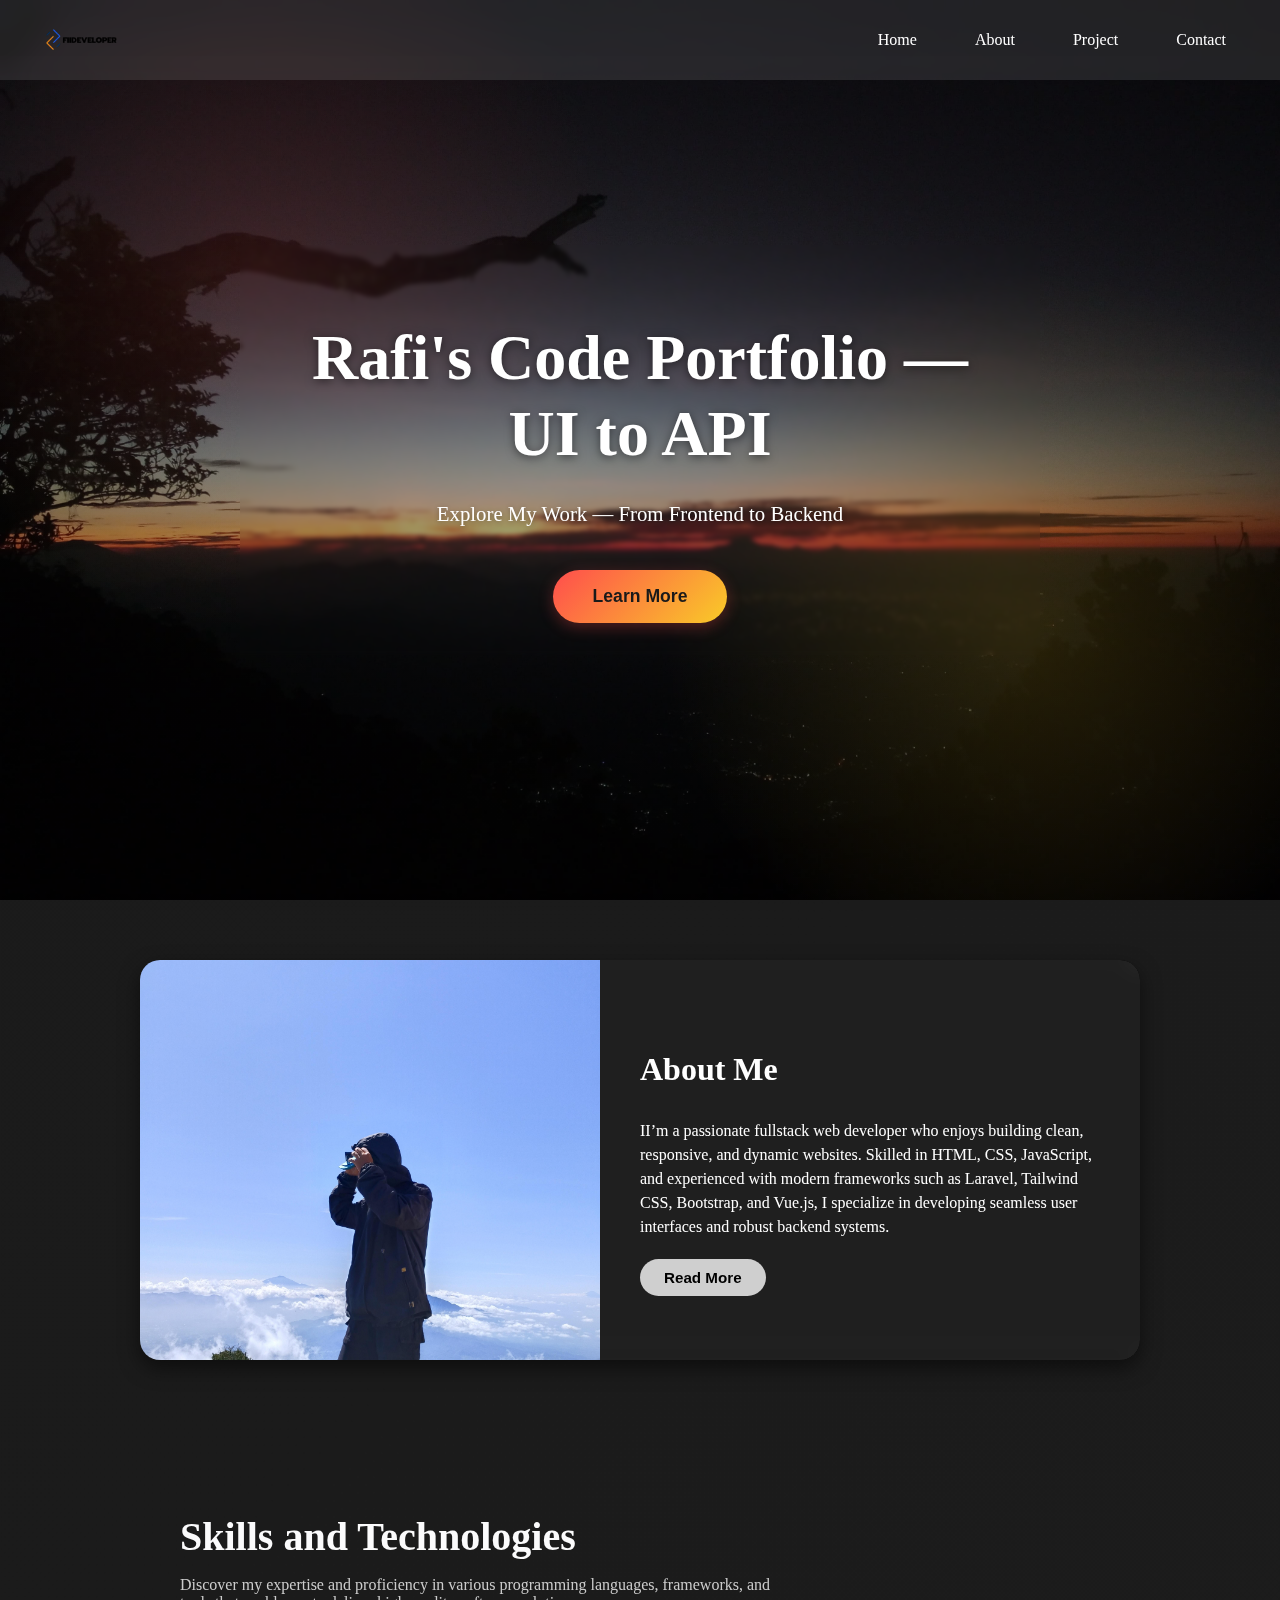
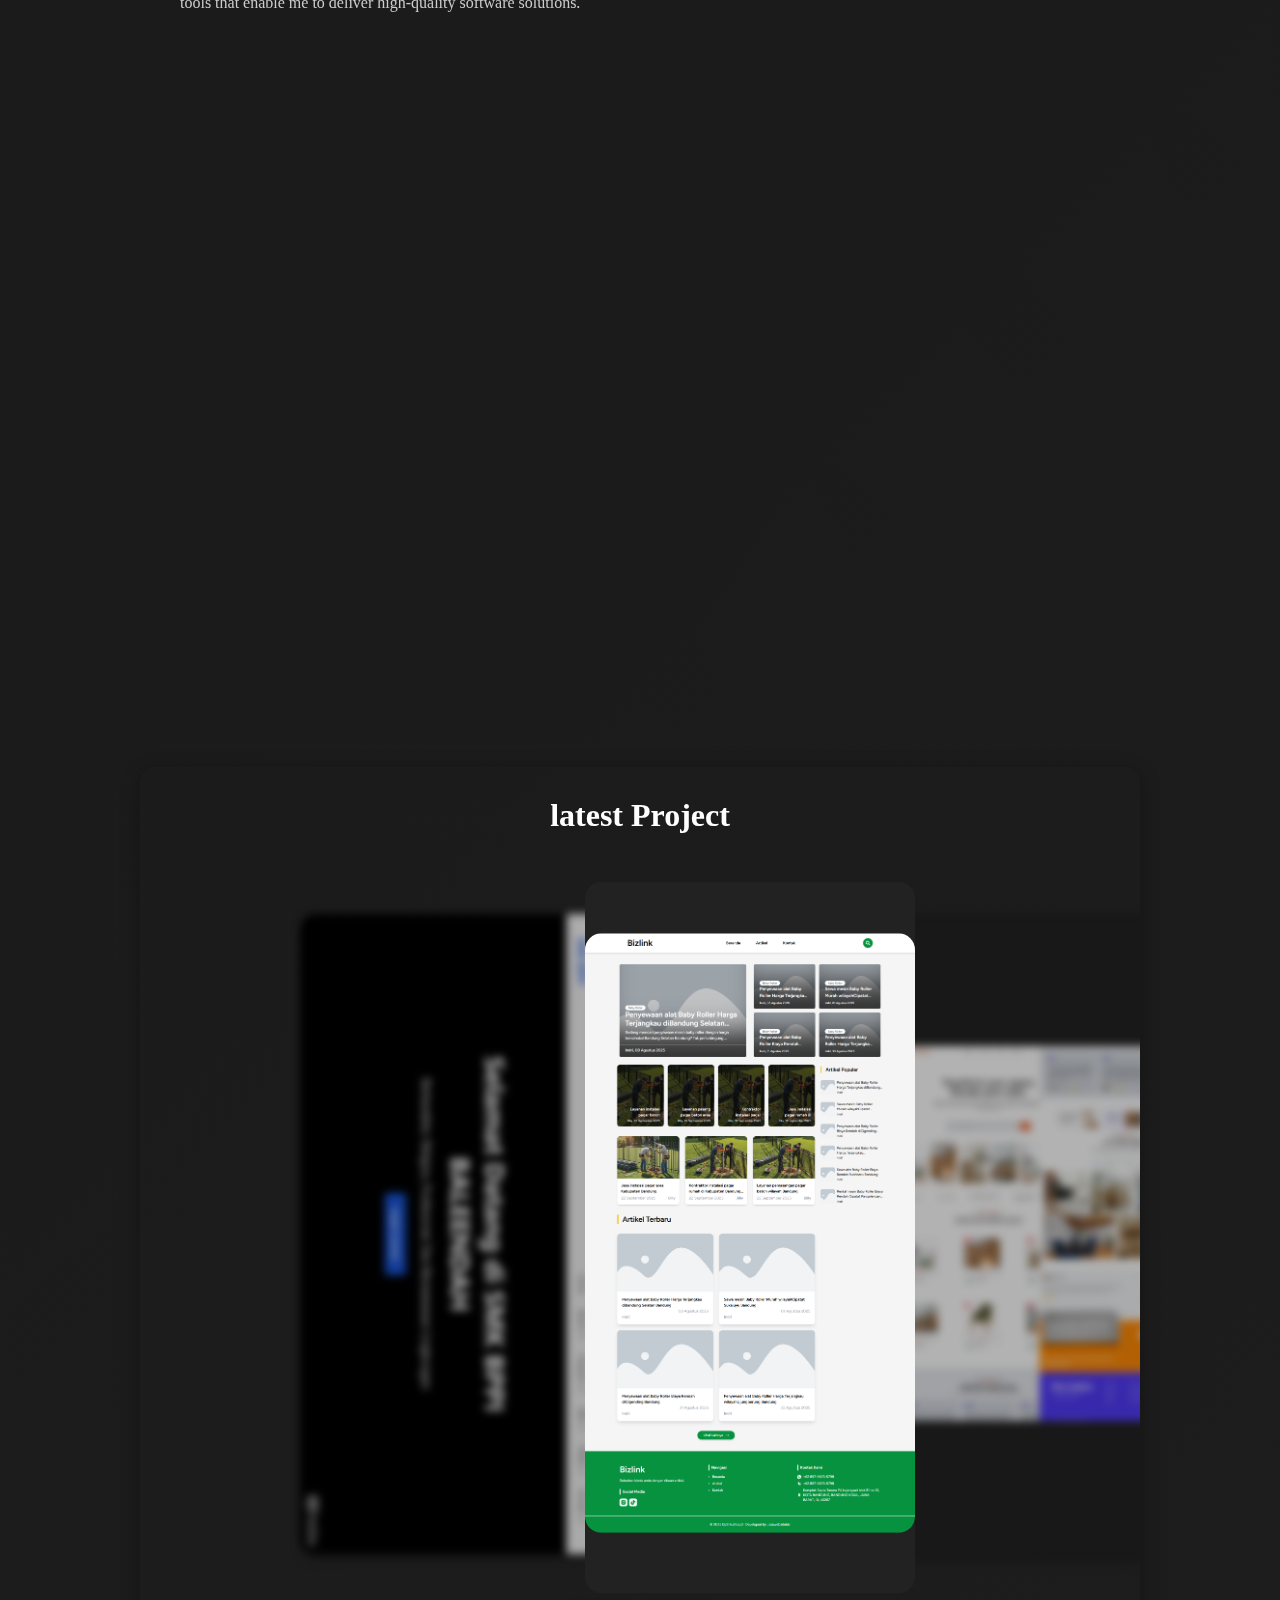
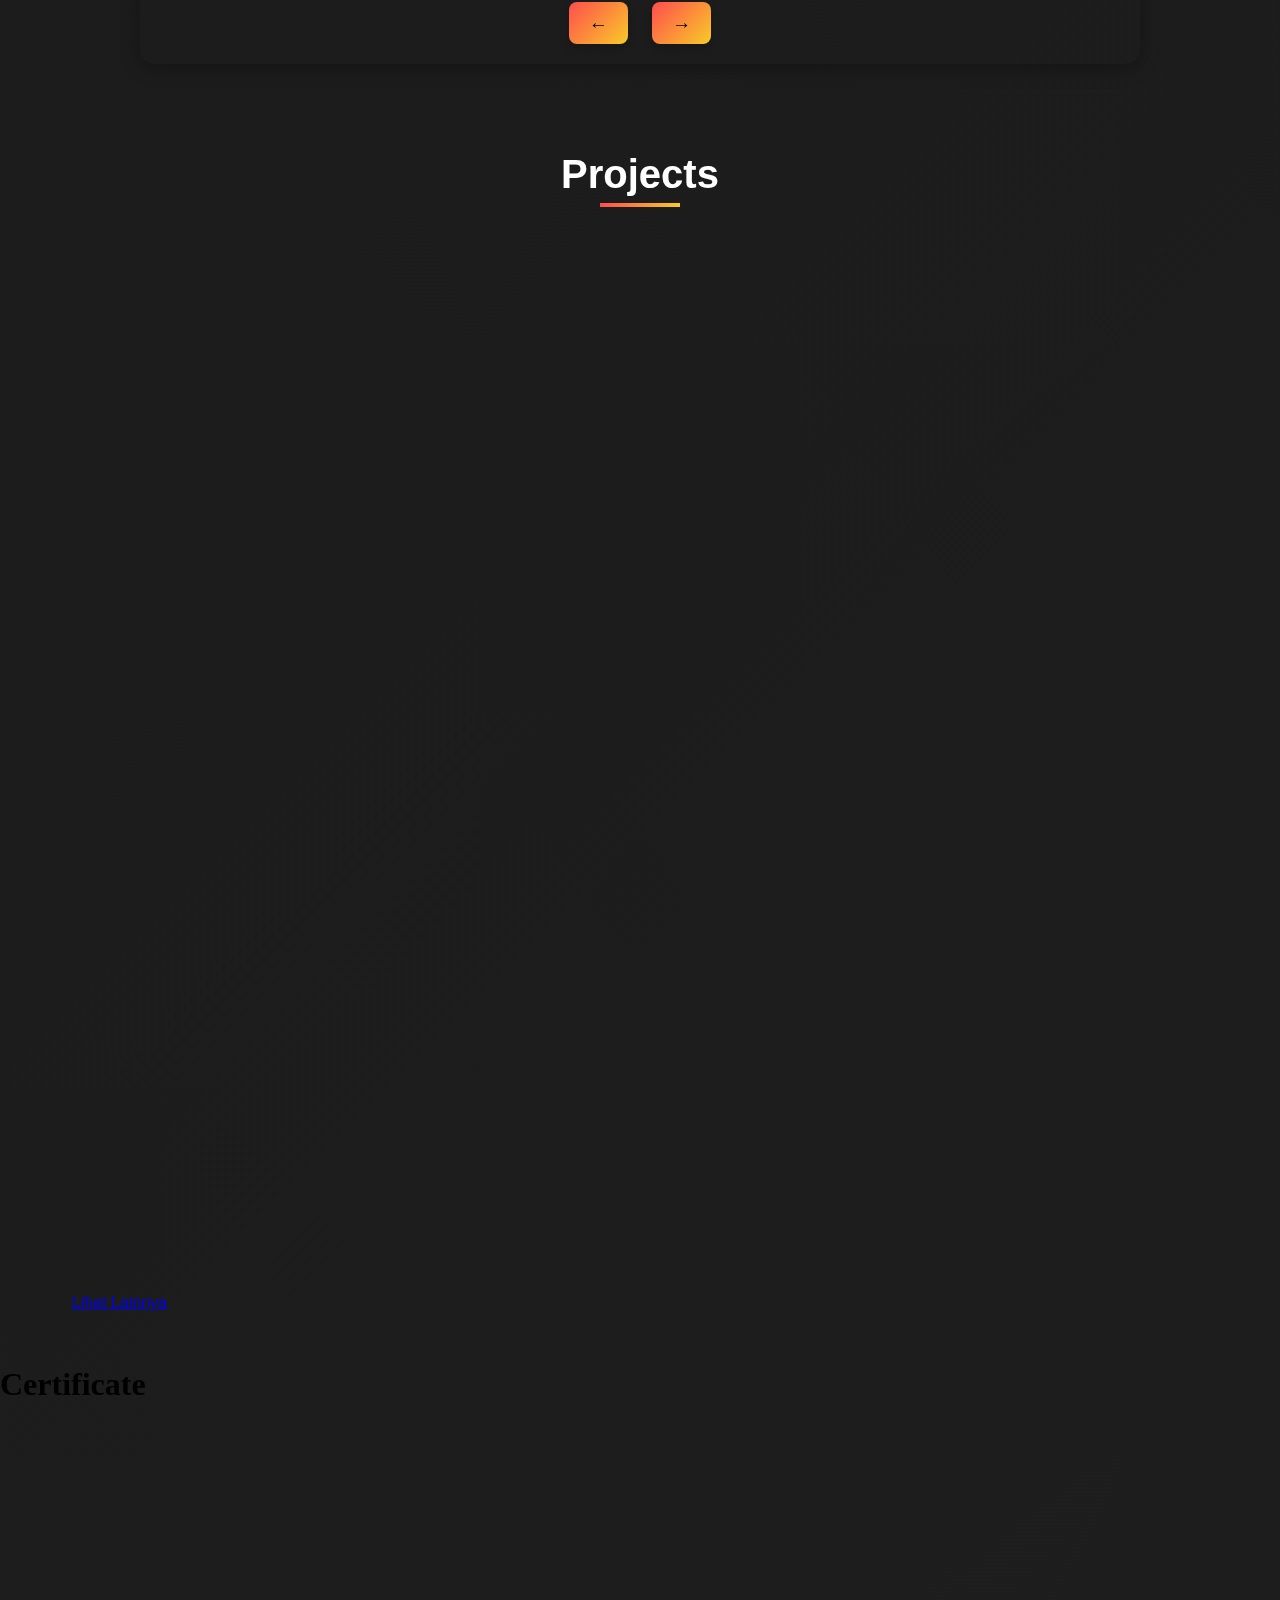
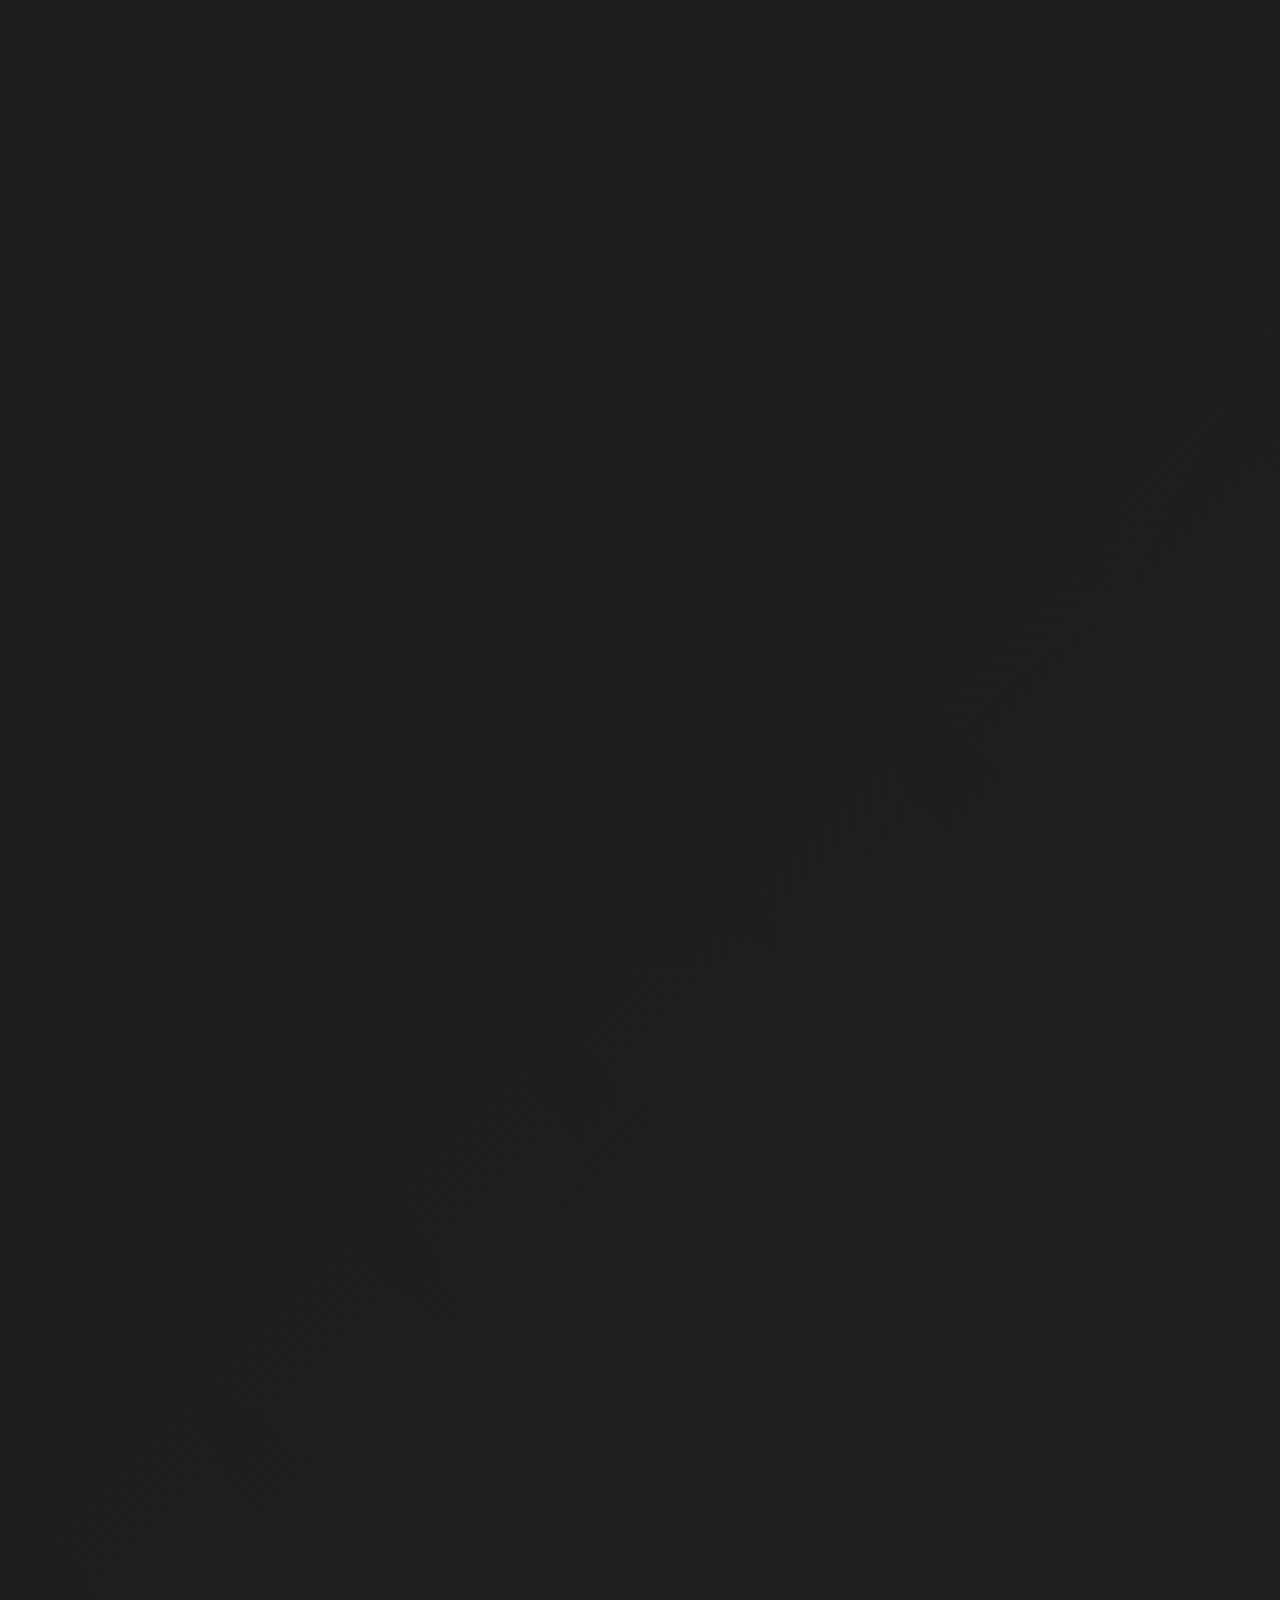
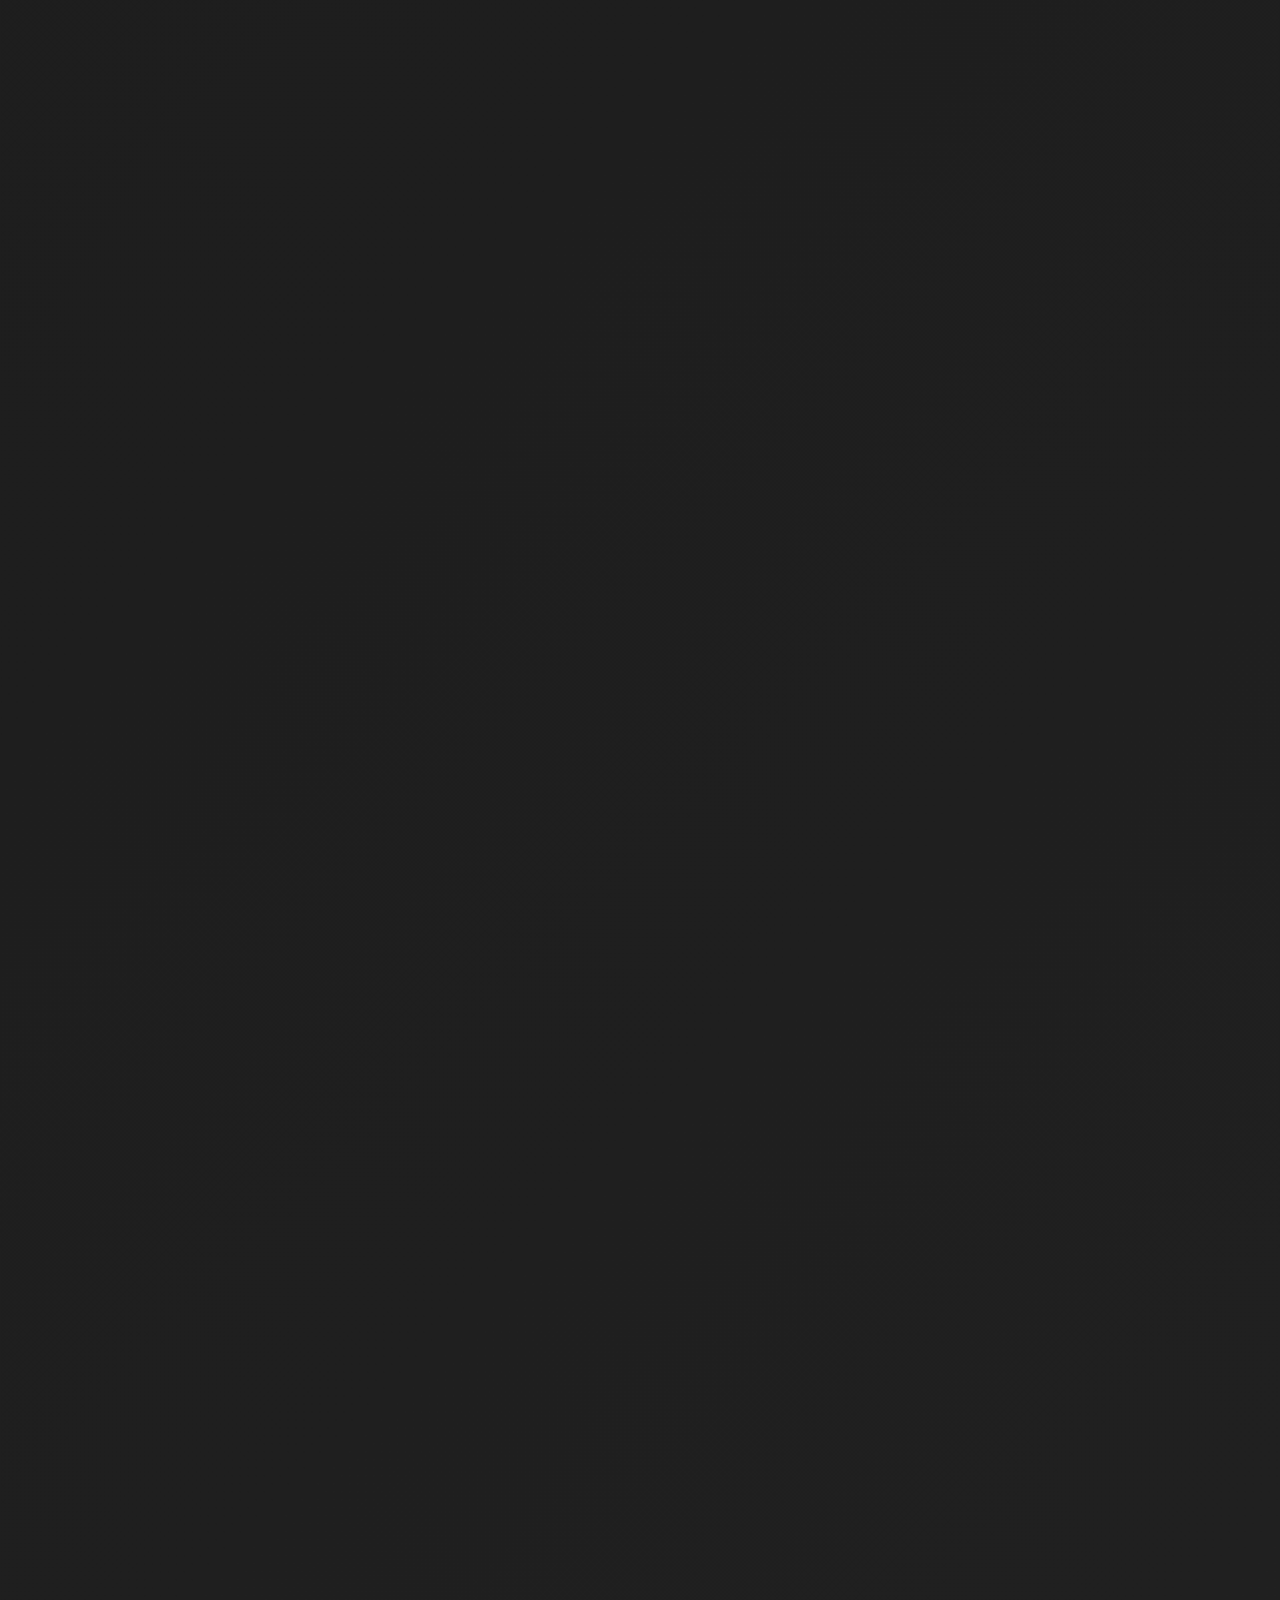
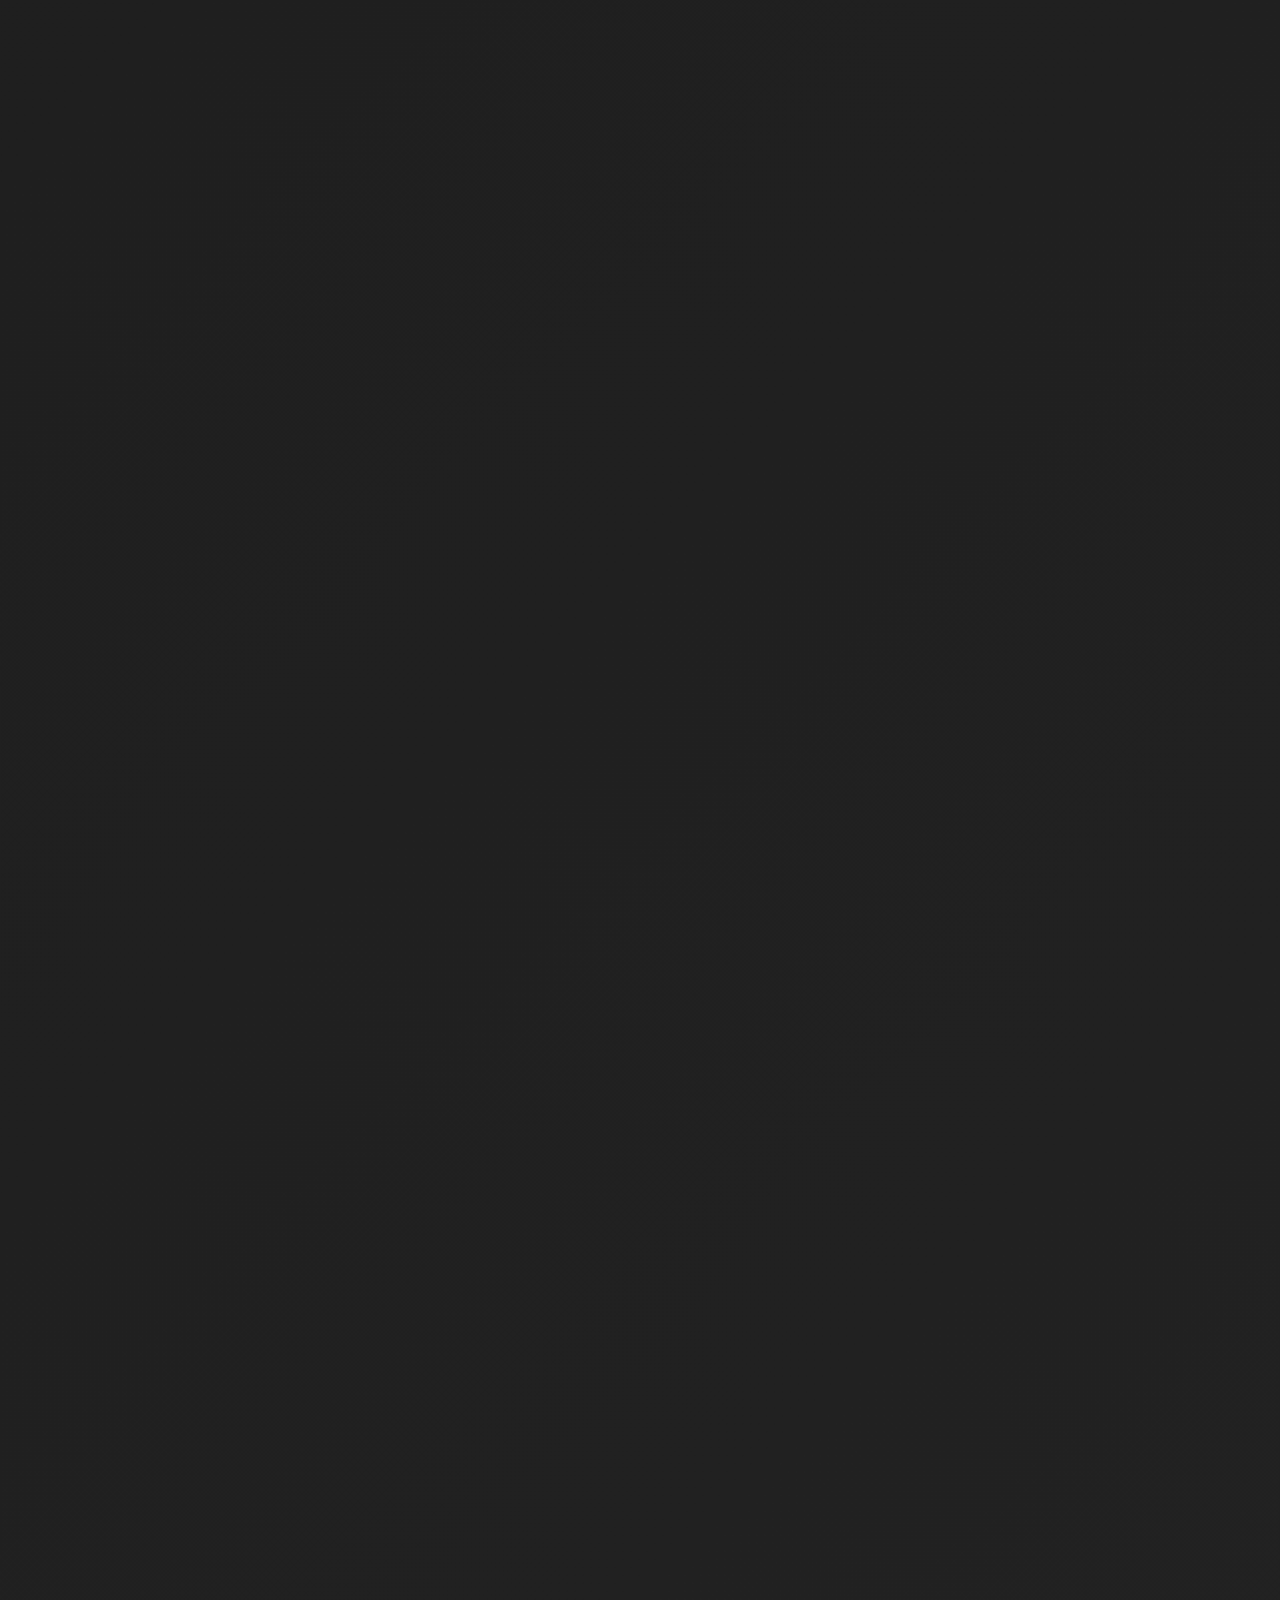
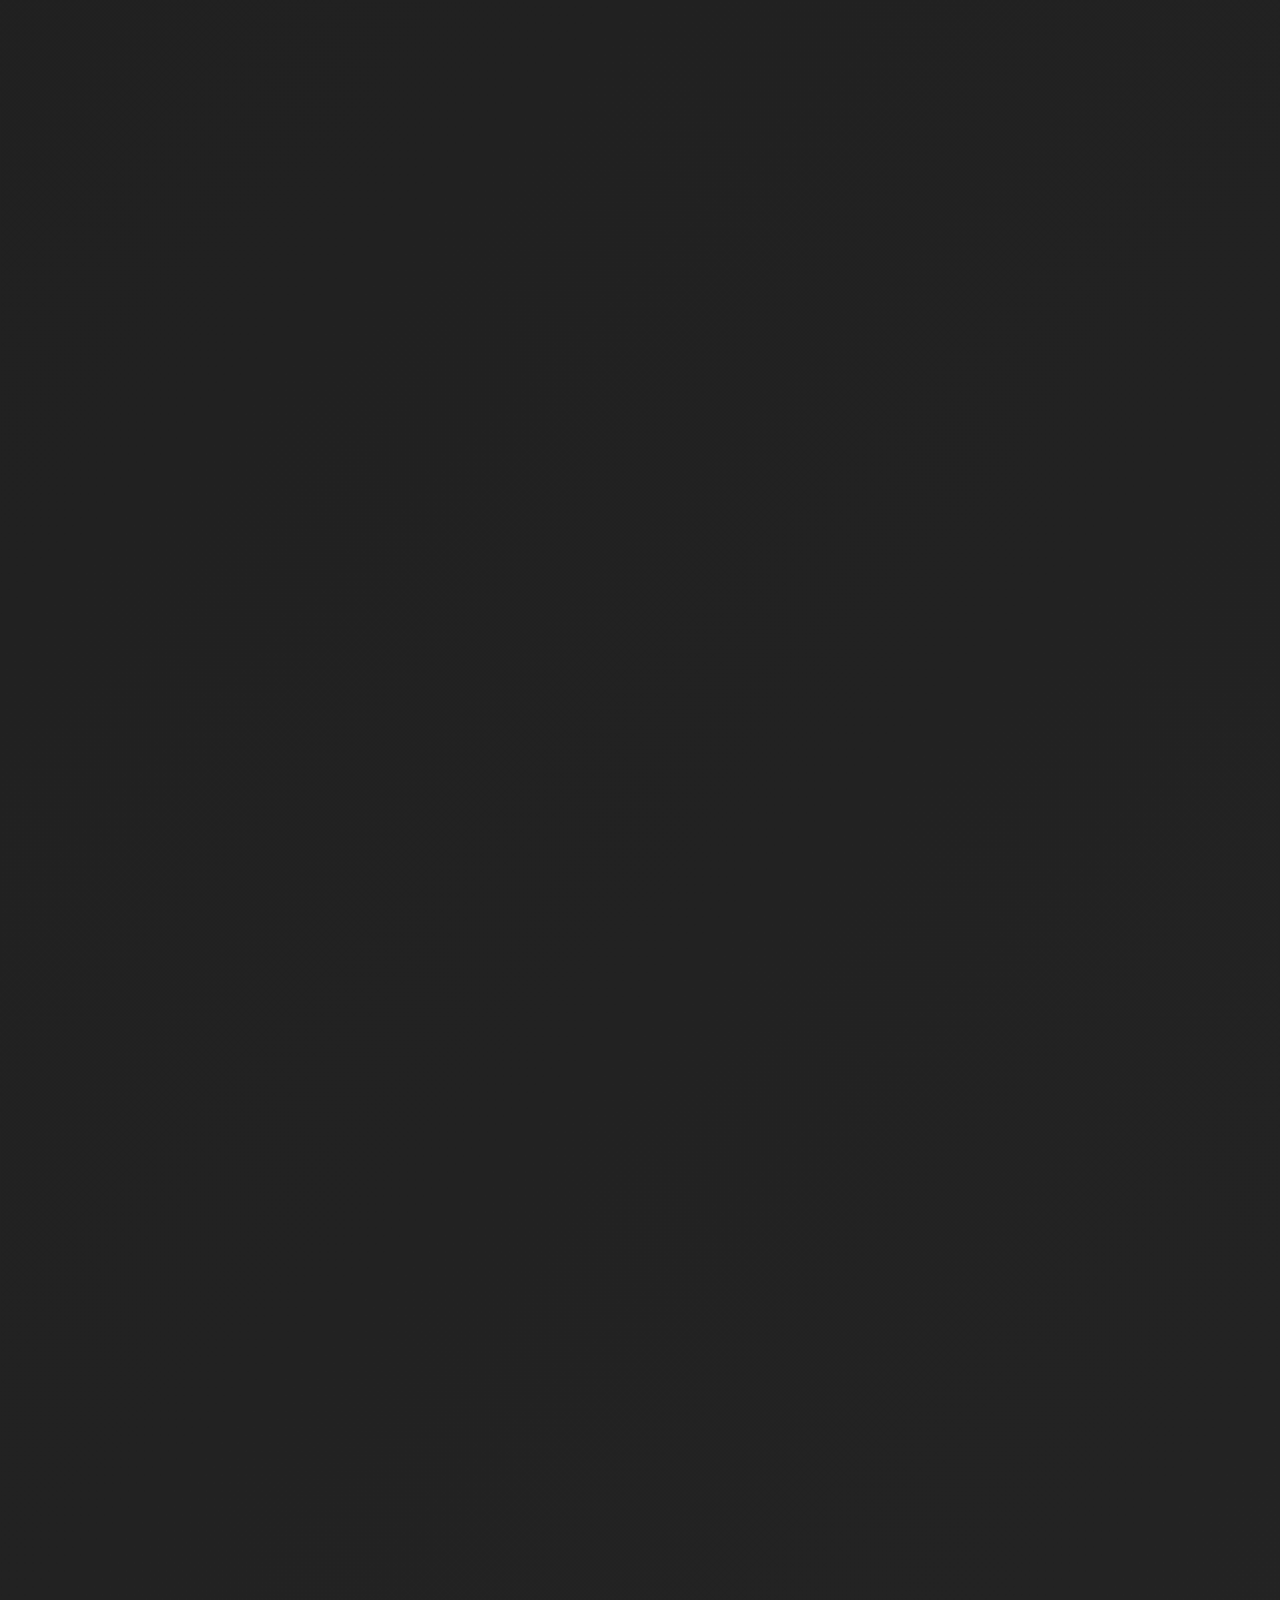
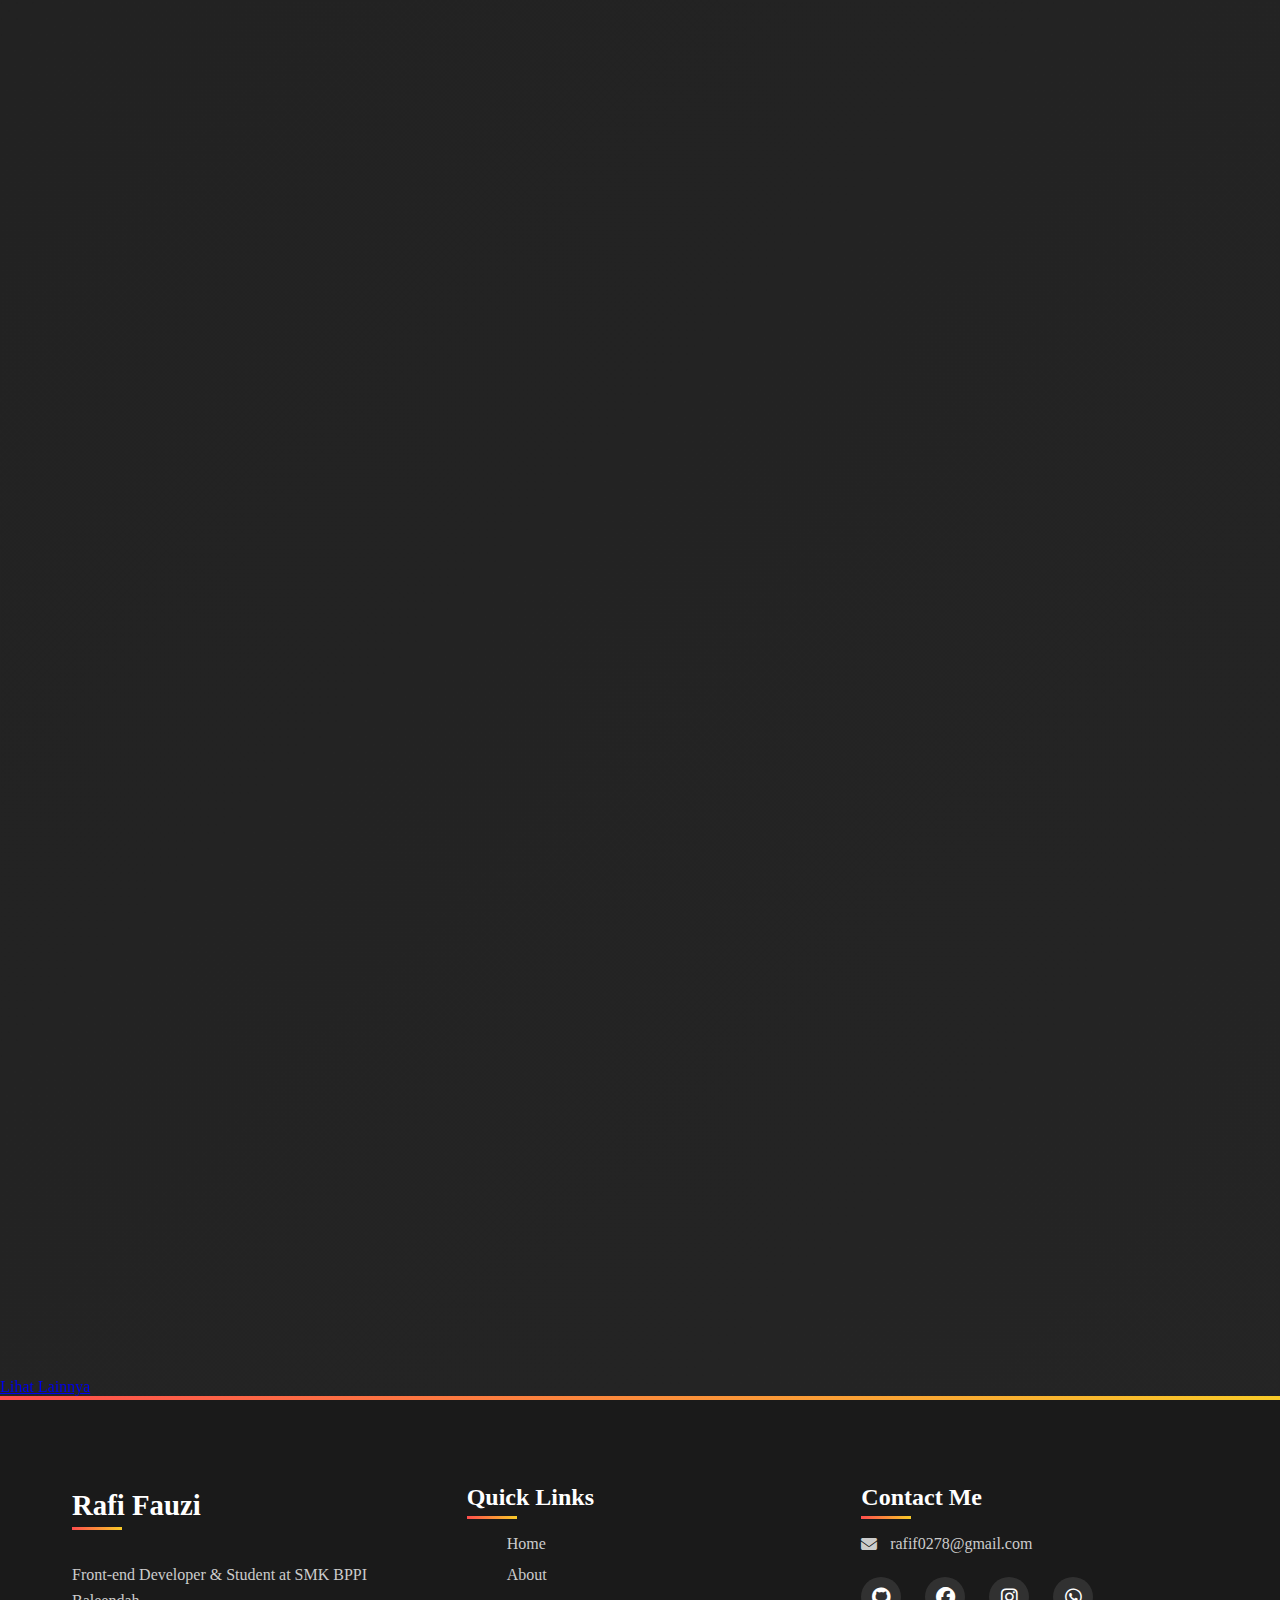
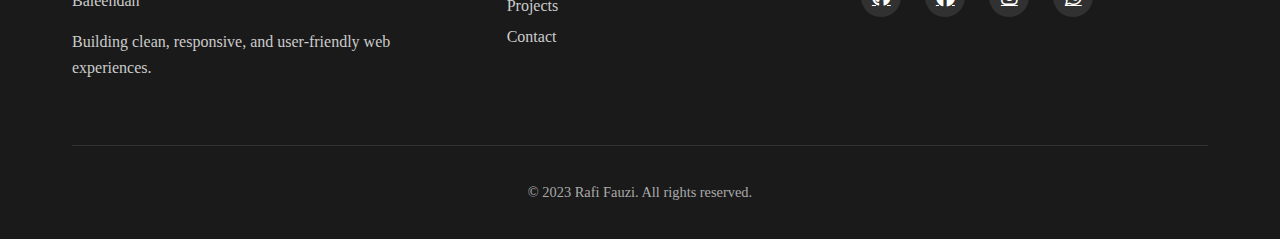
<file: index.html>
<!DOCTYPE html>
<html lang="en">
  <head>
    <meta charset="UTF-8" />
    <meta name="viewport" content="width=device-width, initial-scale=1.0" />
    <link
      rel="stylesheet"
      href="https://cdnjs.cloudflare.com/ajax/libs/font-awesome/6.4.0/css/all.min.css"
    />
    <link href="https://unpkg.com/aos@2.3.1/dist/aos.css" rel="stylesheet" />
    <link rel="stylesheet" href="style.css" />
    <title>Rafi Fauzi | Portfolio</title>
    <link
      rel="icon"
      href="data:image/svg+xml,%3Csvg xmlns='http://www.w3.org/2000/svg' viewBox='0 0 512 512'%3E%3Cpath fill='%23ff0000' d='M504.4 115.8a5.7 5.7 0 0 0 -.3-.7 8.5 8.5 0 0 0 -.5-1.3 6 6 0 0 0 -.5-.7 9.4 9.4 0 0 0 -.7-.9c-.2-.2-.5-.4-.8-.6a8.8 8.8 0 0 0 -.9-.7L404.4 55.6a8 8 0 0 0 -8 0L300.1 111h0a8.1 8.1 0 0 0 -.9 .7 7.7 7.7 0 0 0 -.8 .6 8.2 8.2 0 0 0 -.7 .9c-.2 .2-.4 .5-.5 .7a9.7 9.7 0 0 0 -.5 1.3c-.1 .2-.2 .4-.3 .7a8.1 8.1 0 0 0 -.3 2.1V223.2l-80.2 46.2V63.4a7.8 7.8 0 0 0 -.3-2.1c-.1-.2-.2-.5-.3-.7a8.4 8.4 0 0 0 -.5-1.2c-.1-.3-.4-.5-.5-.7a9.4 9.4 0 0 0 -.7-.9 9.5 9.5 0 0 0 -.8-.6 9.8 9.8 0 0 0 -.9-.7h0L115.6 1.1a8 8 0 0 0 -8 0L11.3 56.5h0a6.5 6.5 0 0 0 -.9 .7 7.8 7.8 0 0 0 -.8 .6 8.2 8.2 0 0 0 -.7 .9c-.2 .3-.4 .5-.6 .7a7.9 7.9 0 0 0 -.5 1.2 6.5 6.5 0 0 0 -.3 .7 8.2 8.2 0 0 0 -.3 2.1v329.7a8 8 0 0 0 4 7l192.5 110.8a8.8 8.8 0 0 0 1.3 .5c.2 .1 .4 .2 .6 .3a7.9 7.9 0 0 0 4.1 0c.2-.1 .4-.2 .6-.2a8.6 8.6 0 0 0 1.4-.6L404.4 400.1a8 8 0 0 0 4-7V287.9l92.2-53.1a8 8 0 0 0 4-7V117.9A8.6 8.6 0 0 0 504.4 115.8zM111.6 17.3h0l80.2 46.2-80.2 46.2L31.4 63.4zm88.3 60V278.6l-46.5 26.8-33.7 19.4V123.5l46.5-26.8zm0 412.8L23.4 388.5V77.3L57.1 96.7l46.5 26.8V338.7a6.9 6.9 0 0 0 .1 .9 8 8 0 0 0 .2 1.2h0a5.9 5.9 0 0 0 .4 .9 6.4 6.4 0 0 0 .4 1v0a8.5 8.5 0 0 0 .6 .8 7.6 7.6 0 0 0 .7 .8l0 0c.2 .2 .5 .4 .8 .6a8.9 8.9 0 0 0 .9 .7l0 0 0 0 92.2 52.2zm8-106.2-80.1-45.3 84.1-48.4 92.3-53.1 80.1 46.1-58.8 33.6zm184.5 4.6L215.9 490.1V397.8L346.6 323.2l45.8-26.2zm0-119.1L358.7 250l-46.5-26.8V131.8l33.7 19.4L392.4 178zm8-105.3-80.2-46.2 80.2-46.2 80.2 46.2zm8 105.3V178L455 151.2l33.7-19.4v91.4h0z'/%3E%3C/svg%3E"
    />
  </head>
  <body>
    <nav class="navbar">
      <div class="logo">
        <img src="img/logo.png" alt="Logo" />
      </div>
      <ul>
        <li><a href="#hero">Home</a></li>
        <li><a href="#about">About</a></li>
        <li><a href="#slide">Project</a></li>
        <li><a href="#footer">Contact</a></li>
      </ul>
    </nav>

    <div id="hero" class="hero">
      <div class="overlay"></div>
      <div class="content">
        <h1>Rafi's Code Portfolio — UI to API</h1>
        <p>Explore My Work — From Frontend to Backend</p>
        <a href="#about"><button>Learn More</button></a>
      </div>
    </div>
    <div class="container"></div>

    <section id="about" class="about">
      <div class="about-image"></div>
      <div class="about-text">
        <h2>About Me</h2>
        <p>
          II’m a passionate fullstack web developer who enjoys building clean,
          responsive, and dynamic websites. Skilled in HTML, CSS, JavaScript,
          and experienced with modern frameworks such as Laravel, Tailwind CSS,
          Bootstrap, and Vue.js, I specialize in developing seamless user
          interfaces and robust backend systems.
        </p>
        <a href="https://lynk.id/fiideveloper"><button>Read More</button></a>
      </div>
    </section>

    <section class="skills-section">
      <h2>Skills and Technologies</h2>
      <p class="skills-description">
        Discover my expertise and proficiency in various programming languages,
        frameworks, and tools that enable me to deliver high-quality software
        solutions.
      </p>

      <div class="skills-grid">
        <div class="skill-card" data-aos="fade-up">
          <img src="img/bootsrtap.png" alt="Bootstrap Icon" />
          <div>
            <h3>Bootstrap</h3>
            <p>CSS Framework</p>
          </div>
        </div>

        <div class="skill-card" data-aos="fade-up" data-aos-delay="100">
          <img src="img/laravel.png" alt="Laravel Icon" />
          <div>
            <h3>Laravel</h3>
            <p>PHP Framework</p>
          </div>
        </div>

        <div class="skill-card" data-aos="fade-up" data-aos-delay="200">
          <img src="img/php.png" alt="PHP Icon" />
          <div>
            <h3>PHP Native</h3>
            <p>Server-Side Scripting</p>
          </div>
        </div>

        <div class="skill-card" data-aos="fade-up" data-aos-delay="300">
          <img src="img/tailwind.png" alt="tailwind Icon" />
          <div>
            <h3>Tailwind CSS</h3>
            <p>Utility-First CSS Framework</p>
          </div>
        </div>

        <div class="skill-card" data-aos="fade-up" data-aos-delay="400">
          <img src="img/html.png" alt="html Icon" />
          <div>
            <h3>HTML</h3>
            <p>Web Page</p>
          </div>
        </div>
        <div class="skill-card" data-aos="fade-up" data-aos-delay="500">
          <img src="img/css.png" alt="css Icon" />
          <div>
            <h3>CSS Styling</h3>
            <p>Styling & Layouting</p>
          </div>
        </div>
        <div class="skill-card" data-aos="fade-up" data-aos-delay="600">
          <img src="img/js.png" alt="js Icon" />
          <div>
            <h3>JavaScript</h3>
            <p>Web Interactivity</p>
          </div>
        </div>
        <div class="skill-card" data-aos="fade-up" data-aos-delay="700">
          <img src="img/github.png" alt="Github Icon" />
          <div>
            <h3>Github</h3>
            <p>Code Collaboration Platform</p>
          </div>
        </div>
        <div class="skill-card" data-aos="fade-up" data-aos-delay="700">
          <img src="img/Git.png" alt="Git Icon" />
          <div>
            <h3>Git</h3>
            <p>Version Control</p>
          </div>
        </div>
        <div class="skill-card" data-aos="fade-up" data-aos-delay="700">
          <img src="img/mysql.png" alt="mysql Icon" />
          <div>
            <h3>MySQL</h3>
            <p>Relational Database</p>
          </div>
        </div>
        <div class="skill-card" data-aos="fade-up" data-aos-delay="700">
          <img src="img/vue.png" alt="Vue Icon" />
          <div>
            <h3>Vue JS</h3>
            <p>Front End Framework</p>
          </div>
        </div>
        <div class="skill-card" data-aos="fade-up" data-aos-delay="700">
          <img src="img/figma.png" alt="Figma Icon" />
          <div>
            <h3>Figma</h3>
            <p>UI/UX</p>
          </div>
        </div>
        <div class="skill-card" data-aos="fade-up" data-aos-delay="700">
          <img src="img/Vite.png" alt="Vite Icon" />
          <div>
            <h3>Vite</h3>
            <p>Frontend Build Tool</p>
          </div>
        </div>
        <div class="skill-card" data-aos="fade-up" data-aos-delay="700">
          <img src="img/python.png" alt="Python Icon" />
          <div>
            <h3>Python</h3>
            <p>General-Purpose & Automation</p>
          </div>
        </div>
        <div class="skill-card" data-aos="fade-up" data-aos-delay="700">
          <img src="img/postman.png" alt="Postman Icon" />
          <div>
            <h3>Postman</h3>
            <p>API Testing Tool</p>
          </div>
        </div>
        <div class="skill-card" data-aos="fade-up" data-aos-delay="700">
          <img src="img/railway.png" alt="railway Icon" />
          <div>
            <h3>Railway</h3>
            <p>Cloud Deployment Platform</p>
          </div>
        </div>
        <div class="skill-card" data-aos="fade-up" data-aos-delay="700">
          <img src="img/npm.png" alt="NPM Icon" />
          <div>
            <h3>NPM</h3>
            <p>JavaScript Package Manager</p>
          </div>
        </div>
        <div class="skill-card" data-aos="fade-up" data-aos-delay="700">
          <img src="img/node.png" alt="NPM Icon" />
          <div>
            <h3>Node JS</h3>
            <p>JavaScript Runtime</p>
          </div>
        </div>
        <div class="skill-card" data-aos="fade-up" data-aos-delay="700">
          <img src="img/cpanel.png" alt="NPM Icon" />
          <div>
            <h3>CPanel</h3>
            <p>Web Hosting Control Panel</p>
          </div>
        </div>
      </div>
    </section>

    <div id="slide" class="slider-container">
      <h1 class="h1card">latest Project</h1>
      <div class="card-wrapper">
        <!-- Card 1 -->
        <div class="card"><a href="views/index.html"><img src="img/bizlink1 - Copy.png" /></a></div>
        <!-- Card 2 -->
        <div class="card active"><a href="views/index.html"><img src="img/bizlink2.png" /></a></div>
        <!-- Card 3 -->
        <div class="card"><a href="views/index.html"><img src="img/front-end-vue.png" /></a></div>
        <!-- Card 4 -->
        <div class="card"><a href="views/index.html"><img src="img/crud_laundry.png" /></a></div>
      </div>
      <div class="controls">
        <button id="prevBtn">&#8592;</button>
        <button id="nextBtn">&#8594;</button>
      </div>
    </div>

    <section class="project-showcase">
      <h1>Projects</h1>
      <div class="project-grid" data-aos="fade-up">
        <!-- Project 1 -->
        <div class="project-item" data-aos="fade-up" data-aos-delay="100">
          <div class="project-preview">
            <img src="img/bizlink1.png" alt="bizlink1 Preview" />
          </div>
          <div class="project-info">
            <h3 class="project-title">Website Sekolah</h3>
            <p class="project-subtitle">Web Sekolah</p>

            <div class="tech-stack">
              <div class="tech-row">
                <span class="tech-pill">HTML</span>
                <span class="tech-pill">Tailwind CSS</span>
                <span class="tech-pill empty">PHP</span>
              </div>
              <div class="tech-row">
                <span class="tech-pill">Mysql</span>
                <span class="tech-pill empty"></span>
                <span class="tech-pill empty"></span>
              </div>
            </div>

            <a href="views/index.html" class="project-link" aria-label="View VibeNest project">
              <i class="fas fa-external-link-alt"></i>
            </a>
          </div>
        </div>

        <!-- Project 2 -->
        <div class="project-item" data-aos="fade-up" data-aos-delay="200">
          <div class="project-preview">
            <img src="img/bizlink2.png" alt="bizlink2 Preview" />
          </div>
          <div class="project-info">
            <h3 class="project-title">Template Bizlink</h3>
            <p class="project-subtitle">Article Websites</p>

            <div class="tech-stack">
              <div class="tech-row">
                <span class="tech-pill">Laravel Vite</span>
                <span class="tech-pill">Tailwind CSS</span>
              </div>
              <div class="tech-row">
                <span class="tech-pill">Cpanel</span>
                <span class="tech-pill empty"></span>
              </div>
            </div>

            <a href="views/index.html" class="project-link" aria-label="View Sampahin project">
              <i class="fas fa-external-link-alt"></i>
            </a>
          </div>
        </div>

        <!-- Project 3 -->
        <div class="project-item" data-aos="fade-up" data-aos-delay="300">
          <div class="project-preview">
            <img src="img/front-end-vue.png" alt="Bizlink Preview" />
          </div>
          <div class="project-info">
            <h3 class="project-title">Landing Page</h3>
            <p class="project-subtitle">
              Landing Page Furniture Shop
            </p>

            <div class="tech-stack">
              <div class="tech-row">
                <span class="tech-pill">Vue JS</span>
                <span class="tech-pill">Tailwind CSS</span>
              </div>
              <div class="tech-row">
                <span class="tech-pill">Mysql</span>
                <span class="tech-pill">Github</span>
                <span class="tech-pill">Vercel</span>
              </div>
            </div>
            <br />
            <a
              href="views/index.html"
              class="project-link"
              aria-label="View SkinSense API project"
            >
              <i class="fas fa-external-link-alt"></i>
            </a>
          </div>
        </div>
      </div>
      <div class="project-grid" data-aos="fade-up">
        <!-- Project 4 -->
        <div class="project-item" data-aos="fade-up" data-aos-delay="400">
          <div class="project-preview">
            <img src="img/landing-page.png" alt="Landing Page Preview" />
          </div>
          <div class="project-info">
            <h3 class="project-title">Landing Page</h3>
            <p class="project-subtitle">Front End Online Shop</p>

            <div class="tech-stack">
              <div class="tech-row">
                <span class="tech-pill">HTML</span>
                <span class="tech-pill">Tailwind CSS</span>
                <span class="tech-pill empty"></span>
              </div>
              <div class="tech-row">
                <span class="tech-pill">GitHub</span>
                <span class="tech-pill">Swiper.JS</span>
                <span class="tech-pill empty"></span>
              </div>
            </div>

            <a href="views/index.html" class="project-link" aria-label="Landing Page project">
              <i class="fas fa-external-link-alt"></i>
            </a>
          </div>
        </div>

        <!-- Project 5 -->
        <div class="project-item" data-aos="fade-up" data-aos-delay="500">
          <div class="project-preview">
            <img src="img/UIUX.png" alt="UI/UX Mobile Preview" />
          </div>
          <div class="project-info">
            <h3 class="project-title">UI/UX Design</h3>
            <p class="project-subtitle">UI/UX Mobile Design</p>

            <div class="tech-stack">
              <div class="tech-row">
                <span class="tech-pill">Figma</span>
                <span class="tech-pill empty"></span>
                <span class="tech-pill empty"></span>
              </div>
            </div>

            <a href="views/index.html" class="project-link" aria-label="View Sampahin project">
              <i class="fas fa-external-link-alt"></i>
            </a>
          </div>
        </div>

        <!-- Project 6 -->
        <div class="project-item" data-aos="fade-up" data-aos-delay="600">
          <div class="project-preview">
            <img src="img/travel.png" alt="Travel Preview" />
          </div>
          <div class="project-info">
            <h3 class="project-title">Travel Website</h3>
            <p class="project-subtitle">
              Build with Laravel and Bootstrap
            </p>

            <div class="tech-stack">
              <div class="tech-row">
                <span class="tech-pill">Bootstrap</span>
                <span class="tech-pill">Laravel</span>
              </div>
            </div>
            <br />
            <a
              href="#"
              class="project-link"
              aria-label="View SkinSense API project"
            >
              <i class="fas fa-external-link-alt"></i>
            </a>
          </div>
        </div>
      </div>
      <div class="button-wrapper">
        <a href="views/index.html" class="btn-gradient">Lihat Lainnya</a>
      </div>
    </section>

    <section class="certificate-showcase">
      <h1>Certificate</h1>
      <div class="certificate-grid" data-aos="fade-up">
    
    <!-- Sertifikat 1 -->
    <div class="certificate-item" data-aos="fade-up" data-aos-delay="100">
      <div class="certificate-preview">
        <img src="img/certificate-1758515336776.jpg" alt="Certificate 1" />
      </div>
      <div class="certificate-info">
        <h3 class="certificate-title">Vue.js Framework</h3>
        <p class="certificate-subtitle">Front end Vue.js | Nextskill</p>

        <a href="img/certificate-1758515336776.jpg"class="project-link" aria-label="View SkinSense API project">
              <i class="fas fa-external-link-alt"></i>
            </a>
      </div>
    </div>

    <!-- Sertifikat 2 -->
    <div class="certificate-item" data-aos="fade-up" data-aos-delay="200">
      <div class="certificate-preview">
        <img src="img/certificate-1758515368645.jpg" alt="Certificate 2" />
      </div>
      <div class="certificate-info">
        <h3 class="certificate-title">Backend ExpressJS</h3>
        <p class="certificate-subtitle">ExpressJS | Nextskill</p>

        <a href="img/certificate-1758515368645.jpg"class="project-link" aria-label="View SkinSense API project">
              <i class="fas fa-external-link-alt"></i>
            </a>
      </div>
    </div>

    <!-- Sertifikat 3 -->
    <div class="certificate-item" data-aos="fade-up" data-aos-delay="300">
      <div class="certificate-preview">
        <img src="img/certificate-1758515379976.jpg" alt="Certificate 3" />
      </div>
      <div class="certificate-info">
        <h3 class="certificate-title">UI/UX Design</h3>
        <p class="certificate-subtitle">UI/UX Figma | Nextskill </p>

        <a href="img/certificate-1758515379976.jpg"class="project-link" aria-label="View SkinSense API project">
              <i class="fas fa-external-link-alt"></i>
            </a>
      </div>
    </div>
  </div>
  <div class="button-wrapper">
    <a href="views/index.html" class="btn-gradient">Lihat Lainnya</a>
  </div>
</section>


    <footer id="footer" class="footer">
      <div class="footer-container">
        <div class="footer-content">
          <div class="footer-info">
            <h3>Rafi Fauzi</h3>
            <p>Front-end Developer & Student at SMK BPPI Baleendah</p>
            <p>
              Building clean, responsive, and user-friendly web experiences.
            </p>
          </div>

          <div class="footer-links">
            <h3>Quick Links</h3>
            <ul>
              <li><a href="#hero">Home</a></li>
              <li><a href="#about">About</a></li>
              <li><a href="#slide">Projects</a></li>
              <li><a href="#footer">Contact</a></li>
            </ul>
          </div>

          <div class="footer-contact">
            <h3>Contact Me</h3>
            <p><i class="fas fa-envelope"></i> rafif0278@gmail.com</p>
            <div class="social-links">
              <a
                href="https://github.com/Rafi-here/"
                target="_blank"
                aria-label="GitHub"
              >
                <i class="fab fa-github"></i>
              </a>
              <a
                href="https://facebook.com/Rafi"
                target="_blank"
                aria-label="facebook"
              >
                <i class="fab fa-facebook"></i>
              </a>
              <a
                href="https://instagram.com/piwcoders"
                target="_blank"
                aria-label="Instagram"
              >
                <i class="fab fa-instagram"></i>
              </a>
              <a
                href="https://wa.me/6288220466442"
                target="_blank"
                aria-label="whatsapp"
              >
                <i class="fab fa-whatsapp"></i>
              </a>
            </div>
          </div>
        </div>

        <div class="footer-bottom">
          <p>&copy; 2023 Rafi Fauzi. All rights reserved.</p>
        </div>
      </div>
    </footer>

    <script src="https://unpkg.com/aos@2.3.1/dist/aos.js"></script>
    <script src="main.js"></script>
  </body>
</html>
</file>
<file: style.css>
@import url('https://fonts.googleapis.com/css2?family=Raleway:ital,wght@0,100..900;1,100..900&display=swap');
* {
    box-sizing: border-box;
}

/* Add these new rules without changing existing ones */
html {
  scroll-behavior: smooth;
  scroll-padding-top: 80px; /* Matches navbar height */
}

@media (prefers-reduced-motion: reduce) {
  html {
    scroll-behavior: auto;
  }
}

body {
  margin: 0;
  padding: 0;
  background: linear-gradient(135deg, #1a1a1a, #1e1e1e, #252525);
  position: relative;
  z-index: 1;
  min-height: 100vh;
}

body::before {
  content: "";
  position: fixed;
  inset: 0;
  background: 
    radial-gradient(circle at 20% 30%, rgba(255, 77, 77, 0.08) 0%, transparent 25%),
    radial-gradient(circle at 80% 70%, rgba(249, 203, 40, 0.08) 0%, transparent 25%);
  z-index: -1;
  pointer-events: none;
}


.navbar {
  position: fixed;
  top: 0;
  width: 100%;
  padding: 15px 40px;
  backdrop-filter: blur(10px);
  background-color: rgba(255, 255, 255, 0.1);
  display: flex;
  align-items: center;
  justify-content: space-between;
  z-index: 1000;
}

.logo {
  display: flex;
  align-items: left;
  gap: 12px;
}

.logo img {
  height: 50px;
  width: auto;
  object-fit: contain;
}

.navbar ul {
  list-style: none;
  display: flex;
  gap: 30px;
}

.navbar ul li a {
  color: white;
  text-decoration: none;
  padding: 8px 14px;
  border-radius: 6px;
  font-weight: 500;
  transition: 0.3s;
}

.navbar ul li a:hover {
  background-color: rgba(255, 255, 255, 0.36);
  color:#000000;
}

.hero {
  position: relative;
  height: 100vh;
  min-height: 600px;
  background: 
    linear-gradient(rgba(0, 0, 0, 0.2), rgba(0, 0, 0, 0.5)),
    url('img/bg.jpeg') no-repeat center center/cover;
  display: flex;
  align-items: center;
  justify-content: center;
  overflow: hidden;
  color: white;
  text-align: center;
  z-index: 0;
  isolation: isolate;
}

.hero::before {
  content: '';
  position: absolute;
  inset: 0;
  background: radial-gradient(circle at 20% 30%, rgba(255, 77, 77, 0.15) 0%, transparent 30%),
              radial-gradient(circle at 80% 70%, rgba(249, 203, 40, 0.15) 0%, transparent 30%);
  z-index: -1;
}

.hero .content {
  position: relative;
  z-index: 2;
  max-width: 800px;
  padding: 2rem;
  backdrop-filter: blur(2px);
}

.hero h1 {
  font-size: clamp(2.5rem, 5vw, 4rem);
  margin-bottom: 1.5rem;
  animation: fadeIn 1s ease-out both;
  line-height: 1.2;
  text-shadow: 0 2px 10px rgba(0, 0, 0, 0.5);
}

.hero p {
  font-size: clamp(1rem, 2vw, 1.3rem);
  margin-bottom: 2.5rem;
  animation: fadeIn 1s ease-out 0.3s both;
  line-height: 1.6;
  max-width: 600px;
  margin-left: auto;
  margin-right: auto;
  text-shadow: 0 1px 5px rgba(0, 0, 0, 0.3);
}

.hero button {
  padding: 1rem 2.5rem;
  font-size: 1.1rem;
  background: linear-gradient(135deg, #ff4d4d, #f9cb28);
  color: #1a1a1a;
  font-weight: 600;
  border: none;
  border-radius: 50px;
  cursor: pointer;
  transition: all 0.4s ease;
  animation: fadeIn 1s ease-out 0.6s both;
  box-shadow: 0 4px 15px rgba(255, 77, 77, 0.3);
  position: relative;
  overflow: hidden;
}

.hero button::before {
  content: '';
  position: absolute;
  top: 0;
  left: 0;
  width: 100%;
  height: 100%;
  background: linear-gradient(135deg, rgba(255,255,255,0.2), transparent);
  opacity: 0;
  transition: opacity 0.3s ease;
}

.hero button:hover {
  transform: translateY(-3px);
  box-shadow: 0 8px 25px rgba(255, 77, 77, 0.4);
}

.hero button:hover::before {
  opacity: 1;
}

.hero button:active {
  transform: translateY(1px);
}

/* Animasi yang lebih smooth */
@keyframes fadeIn {
  from {
    opacity: 0;
    transform: translateY(30px);
  }
  to {
    opacity: 1;
    transform: translateY(0);
  }
}

/* Efek paralaks untuk background */
@media (prefers-reduced-motion: no-preference) {
  .hero {
    background-attachment: fixed;
  }
}

.about {
  display: flex;
  min-height: 400px;
  max-height: 500px;
  background-color: #0d0d0d;
  color: white;
  border-radius: 20px;
  overflow: hidden;
  margin: 60px auto;
  width: 90%;
  max-width: 1000px;
  box-shadow: 0 8px 20px rgba(0, 0, 0, 0.5);
}

.about-image {
  flex: 1;
  background: url('img/profil.jpeg') no-repeat center center/cover;
}

.about-text {
  flex: 1;
  padding: 40px;
  background: rgba(255, 255, 255, 0.08);
  backdrop-filter: blur(10px);
  display: flex;
  flex-direction: column;
  justify-content: center;
}

.about-text h2 {
  font-size: 2rem;
  margin-bottom: 15px;
}

.about-text p {
  font-size: 1rem;
  line-height: 1.5;
  margin-bottom: 20px;
}

.about-text button {
  padding: 10px 24px;
  font-size: 0.95rem;
  background: #cfcfcf;
  border: none;
  border-radius: 25px;
  color: black;
  font-weight: bold;
  cursor: pointer;
  transition: background 0.3s ease;
}

.about-text button:hover {
  background: #474747;
  color: white;
}

.skills-section {
  padding: 60px 40px;
  max-width: 1000px;
  margin: auto;
}

.skills-section h2 {
  font-size: 2.5rem;
  margin-bottom: 10px;
}

.skills-section h2 {
  color:#fbfbfc;
}

.skills-description {
  font-size: 1rem;
  color: #ccc;
  margin-bottom: 40px;
  max-width: 600px;
}

.skills-grid {
  display: grid;
  grid-template-columns: repeat(auto-fill, minmax(300px, 1fr));
  gap: 20px;
  max-width: 1100px;
  margin: 0 auto;
  padding: 40px;
}

@media (min-width: 900px) {
  .skills-grid {
    grid-template-columns: repeat(3, 1fr);
  }
}

.skill-card {
  width: 100%;
  height: 65px;
  background-color:#616161;
  border: 1px solid: #333;
  border-radius: 12px;
  padding: 16px 20px;
  display: flex;
  align-items: center;
  gap: 15px;
  transition: border 0.3s ease, background-color 0.3s ease;
}

.skill-card:hover {
  border-color:rgb(43, 0, 170);
  background-color:#8a8a8a;
  color: white;
}

.skill-card img {
  width: 50px;
  height: 45px;
  object-fit: contain;
}

.skill-card h3 {
  margin: 0;
  font-size: 1.1rem;
}

.skill-card p {
  margin: 4px 0 0 0;
  font-size: 0.9rem;
  color: #aaa;
}

.skill-card:hover p {
  color: #fff;
}

/* SLider */
.slider-container {
  position: relative;
  width: 90%;
  max-width: 1000px;
  overflow: hidden;
  border-radius: 15px;
  box-shadow: 0 4px 20px rgba(0, 0, 0, 0.3);
  margin: 0 auto;
  margin-bottom: 30px;
}

.card-wrapper {
  display: flex;
  transition: transform 0.5s ease;
}

.h1card {
  color: white;
  padding: 10px;
  margin: 20px;
  font-weight:bold;
  text-align: center;
}

.card {
  
  min-width: 300px;
  height: full;
  margin-top: 50px;
  margin-bottom: 20px;
  background: #222;
  color: white;
  border-radius: 15px;
  display: flex;
  justify-content: center;
  align-items: center;
  font-size: 2rem;
  transition: filter 0.5s ease, transform 0.5s ease;
  position: relative;
  overflow: hidden;
}

.card img {
  width: 100%;
  height: 100%;
  object-fit: cover;
  border-radius: 15px;
  transition: transform 0.5s ease;
}

.card.active {
  transform: scale(1.1);
  z-index: 2;
  filter: none;
}

.card:not(.active) {
  filter: blur(4px) brightness(0.7);
}

.card:hover img {
  transform: scale(1.05);
}

.controls {
  margin-top: 20px;
  margin-bottom: 20px;
  text-align: center;
}

.controls button {
  background: linear-gradient(135deg, #ff4d4d, #f9cb28);
  border: none;
  padding: 10px 20px;
  font-size: 1.2rem;
  margin: 0 10px;
  border-radius: 8px;
  cursor: pointer;
  transition: background 0.3s, transform 0.3s;
  box-shadow: 0 4px 10px rgba(0, 0, 0, 0.2);
}

.controls button:hover {
  box-shadow: 0 8px 25px rgba(255, 77, 77, 0.4);
  transform: translateY(-2px);
}

button:active {
  transform: translateY(0);
}

/* Base Styles */
.project-showcase {
    padding: 2rem;
    max-width: 1200px;
    margin: 0 auto;
    font-family: 'Segoe UI', Tahoma, Geneva, Verdana, sans-serif;
}

.project-showcase h1 {
    text-align: center;
    color: white;
    font-size: 2.5rem;
    margin-bottom: 3rem;
    position: relative;
}

.project-showcase h1::after {
    content: '';
    position: absolute;
    bottom: -10px;
    left: 50%;
    transform: translateX(-50%);
    width: 80px;
    height: 4px;
    background: linear-gradient(90deg, #ff4d4d, #f9cb28);
}

/* Project Grid */
.project-grid {
    display: grid;
    grid-template-columns: repeat(auto-fit, minmax(320px, 1fr));
    gap: 2rem;
    margin-bottom: 40px;
}

/* Project Card */
.project-item {
    background: rgba(30, 30, 30, 0.8);
    border-radius: 12px;
    border: 1px solid rgba(255, 255, 255, 0.1);
    transition: all 0.3s ease;
    position: relative;
    overflow: hidden;
    box-shadow: 0 8px 20px rgba(0, 0, 0, 0.2);
}

.project-item:hover {
    transform: translateY(-8px);
    box-shadow: 0 15px 30px rgba(0, 0, 0, 0.3);
}

/* Project Number */
.project-number {
    position: absolute;
    top: 10px;
    right: 20px;
    font-size: 2rem;
    font-weight: bold;
    color: rgba(255, 255, 255, 0.1);
    z-index: 0;
}

/* Project Preview Image */
.project-preview {
    width: 100%;
    height: 200px;
    overflow: hidden;
}

.project-preview img {
    width: 100%;
    height: 100%;
    object-fit: cover;
    transition: transform 0.5s ease;
}

.project-item:hover .project-preview img {
    transform: scale(1.05);
}

/* Project Content */
.project-info {
    padding: 1.5rem;
    position: relative;
    z-index: 1;
}

.project-title {
    font-size: 1.5rem;
    color: white;
    margin-bottom: 0.5rem;
    font-weight: 700;
}

.project-subtitle {
    color: #ccc;
    margin-bottom: 1.5rem;
    font-size: 1rem;
    line-height: 1.5;
}

/* Tech Stack Table */
.tech-stack {
    width: 100%;
    margin-bottom: 2rem;
}

.tech-row {
    display: flex;
    justify-content: space-between;
    margin-bottom: 0.5rem;
}

.tech-pill {
    flex: 1;
    text-align: center;
    padding: 0.5rem;
    margin: 0 0.2rem;
    border-radius: 20px;
    background: rgba(255, 255, 255, 0.1);
    color: #f9cb28;
    font-size: 0.85rem;
    font-weight: 500;
    transition: all 0.3s ease;
}

.tech-pill:hover {
    background: rgba(249, 203, 40, 0.2);
    transform: scale(1.05);
}

.tech-pill.empty {
    visibility: hidden;
}

/* Project Link */
.project-link {
    position: absolute;
    bottom: 1.5rem;
    right: 1.5rem;
    width: 40px;
    height: 40px;
    background: linear-gradient(135deg, #ff4d4d, #f9cb28);
    border-radius: 50%;
    display: flex;
    align-items: center;
    justify-content: center;
    color: #1a1a1a;
    text-decoration: none;
    transition: all 0.3s ease;
    z-index: 2;
}

.project-link:hover {
    transform: scale(1.1) rotate(15deg);
    box-shadow: 0 4px 15px rgba(255, 77, 77, 0.4);
}


  .footer{
  background-color: #1a1a1a;
  color: #fff;
  padding: 4rem 0 0;
  position: relative;
  overflow: hidden;
}

.footer::before {
  content: '';
  position: absolute;
  top: 0;
  left: 0;
  width: 100%;
  height: 4px;
  background: linear-gradient(90deg, #ff4d4d, #f9cb28);
}

.footer-container {
  max-width: 1200px;
  margin: 0 auto;
  padding: 0 2rem;
}

.footer-content {
  display: grid;
  grid-template-columns: repeat(auto-fit, minmax(250px, 1fr));
  gap: 3rem;
  margin-bottom: 3rem;
}

.footer-info h3 {
  font-size: 1.8rem;
  margin-bottom: 1.5rem;
  position: relative;
  display: inline-block;
}

.footer-info h3::after {
  content: '';
  position: absolute;
  bottom: -8px;
  left: 0;
  width: 50px;
  height: 3px;
  background: linear-gradient(90deg, #ff4d4d, #f9cb28);
}

.footer-info p {
  margin-bottom: 1rem;
  line-height: 1.6;
  color: #ccc;
}

.footer-links h3,
.footer-contact h3 {
  font-size: 1.5rem;
  margin-bottom: 1.5rem;
  position: relative;
}

.footer-links h3::after,
.footer-contact h3::after {
  content: '';
  position: absolute;
  bottom: -8px;
  left: 0;
  width: 50px;
  height: 3px;
  background: linear-gradient(90deg, #ff4d4d, #f9cb28);
}

.footer-links ul {
  list-style: none;
}

.footer-links li {
  margin-bottom: 0.8rem;
}

.footer-links a {
  color: #ccc;
  text-decoration: none;
  transition: all 0.3s ease;
  display: inline-block;
  position: relative;
}

.footer-links a::after {
  content: '';
  position: absolute;
  bottom: -2px;
  left: 0;
  width: 0;
  height: 1px;
  background: linear-gradient(90deg, #ff4d4d, #f9cb28);
  transition: width 0.3s ease;
}

.footer-links a:hover {
  color: #fff;
  transform: translateX(5px);
}

.footer-links a:hover::after {
  width: 100%;
}

.footer-contact p {
  margin-bottom: 1.5rem;
  color: #ccc;
  display: flex;
  align-items: center;
  gap: 0.8rem;
}

.social-links {
  display: flex;
  gap: 1.5rem;
}

.social-links a {
  display: flex;
  align-items: center;
  justify-content: center;
  width: 40px;
  height: 40px;
  background: rgba(255, 255, 255, 0.1);
  border-radius: 50%;
  color: #fff;
  font-size: 1.2rem;
  transition: all 0.3s ease;
}

.social-links a:hover {
  background: linear-gradient(135deg, #ff4d4d, #f9cb28);
  transform: translateY(-5px);
  box-shadow: 0 5px 15px rgba(255, 77, 77, 0.3);
}

.footer-bottom {
  text-align: center;
  padding: 1.5rem 0;
  border-top: 1px solid rgba(255, 255, 255, 0.1);
  color: #aaa;
  font-size: 0.9rem;
}

/* responsif */
/* Mobile Navbar */
@media (max-width: 768px) {
  .navbar {
    padding: 15px 20px;
    flex-direction: column;
    align-items: flex-start;
  }
  
  .navbar ul {
    width: 100%;
    flex-direction: column;
    gap: 10px;
    margin-top: 15px;
    display: none; /* Hidden by default, can be toggled */
  }
  
  .navbar ul.show {
    display: flex;
  }
  
  .navbar ul li a {
    display: block;
    padding: 10px;
  }
}

.nav-toggle {
  display: none;
  background: transparent;
  border: none;
  color: white;
  font-size: 1.5rem;
  cursor: pointer;
  position: absolute;
  right: 20px;
  top: 15px;
}

@media (max-width: 768px) {
  .nav-toggle {
    display: block;
  }
  
  .navbar {
    position: relative;
    padding-bottom: 15px;
  }
}

/* ========== HERO SECTION ========== */
@media (max-width: 768px) {
  .hero {
    height: auto;
    padding: 100px 20px;
  }
  
  .hero h1 {
    font-size: 2.2rem;
  }
  
  .hero p {
    font-size: 1rem;
  }
  
  .hero button {
    padding: 0.8rem 1.8rem;
    font-size: 1rem;
  }
}

/* ========== ABOUT SECTION ========== */
@media (max-width: 768px) {
  .about {
    flex-direction: column;
    height: auto;
    margin: 40px auto;
  }

  .about-image {
    height: auto;
    width: 100%;
  }

  .about-text {
    padding: 30px 20px;
    text-align: center;
  }
  
  .about-text button {
    margin: 0 auto;
  }
}


/* ========== SKILLS SECTION ========== */
@media (max-width: 900px) {
  .skills-grid {
    grid-template-columns: repeat(2, 1fr);
    padding: 20px;
  }
}

@media (max-width: 600px) {
  .skills-grid {
    grid-template-columns: 1fr;
  }
  
  .skills-section {
    padding: 40px 20px;
  }
  
  .skills-section h2 {
    font-size: 2rem;
  }
}

/* ========== SLIDER ========== */
@media (max-width: 768px) {
  .slider-container {
    width: 95%;
  }
  
  .card {
    min-width: 250px;
  }
  
  .controls button {
    padding: 8px 16px;
    font-size: 1rem;
  }
}

/* ========== PROJECT SHOWCASE ========== */
@media (max-width: 768px) {
  .project-showcase {
    padding: 2rem 1rem;
  }
  
  .project-showcase h1 {
    font-size: 2rem;
    margin-bottom: 2rem;
  }
  
  .project-grid {
    grid-template-columns: 1fr;
    gap: 1.5rem;
  }
  
  .project-preview {
    height: 180px;
  }
  
  .project-info {
    padding: 1.2rem;
  }
}

/* projek card */
@media (max-width: 768px) {
    .project-grid {
        grid-template-columns: 1fr;
    }
    
    .project-item {
        max-width: 100%;
    }
}

/* Responsif footer */

@media (max-width: 768px) {
  .footer-content {
    grid-template-columns: 1fr;
    gap: 2rem;
  }
  
  .footer-info,
  .footer-links,
  .footer-contact {
    text-align: center;
  }
  
  .footer-info h3::after,
  .footer-links h3::after,
  .footer-contact h3::after {
    left: 50%;
    transform: translateX(-50%);
  }
  
  .social-links {
    justify-content: center;
  }
  
  .footer-links a:hover {
    transform: translateX(0);
  }
}
</file>
